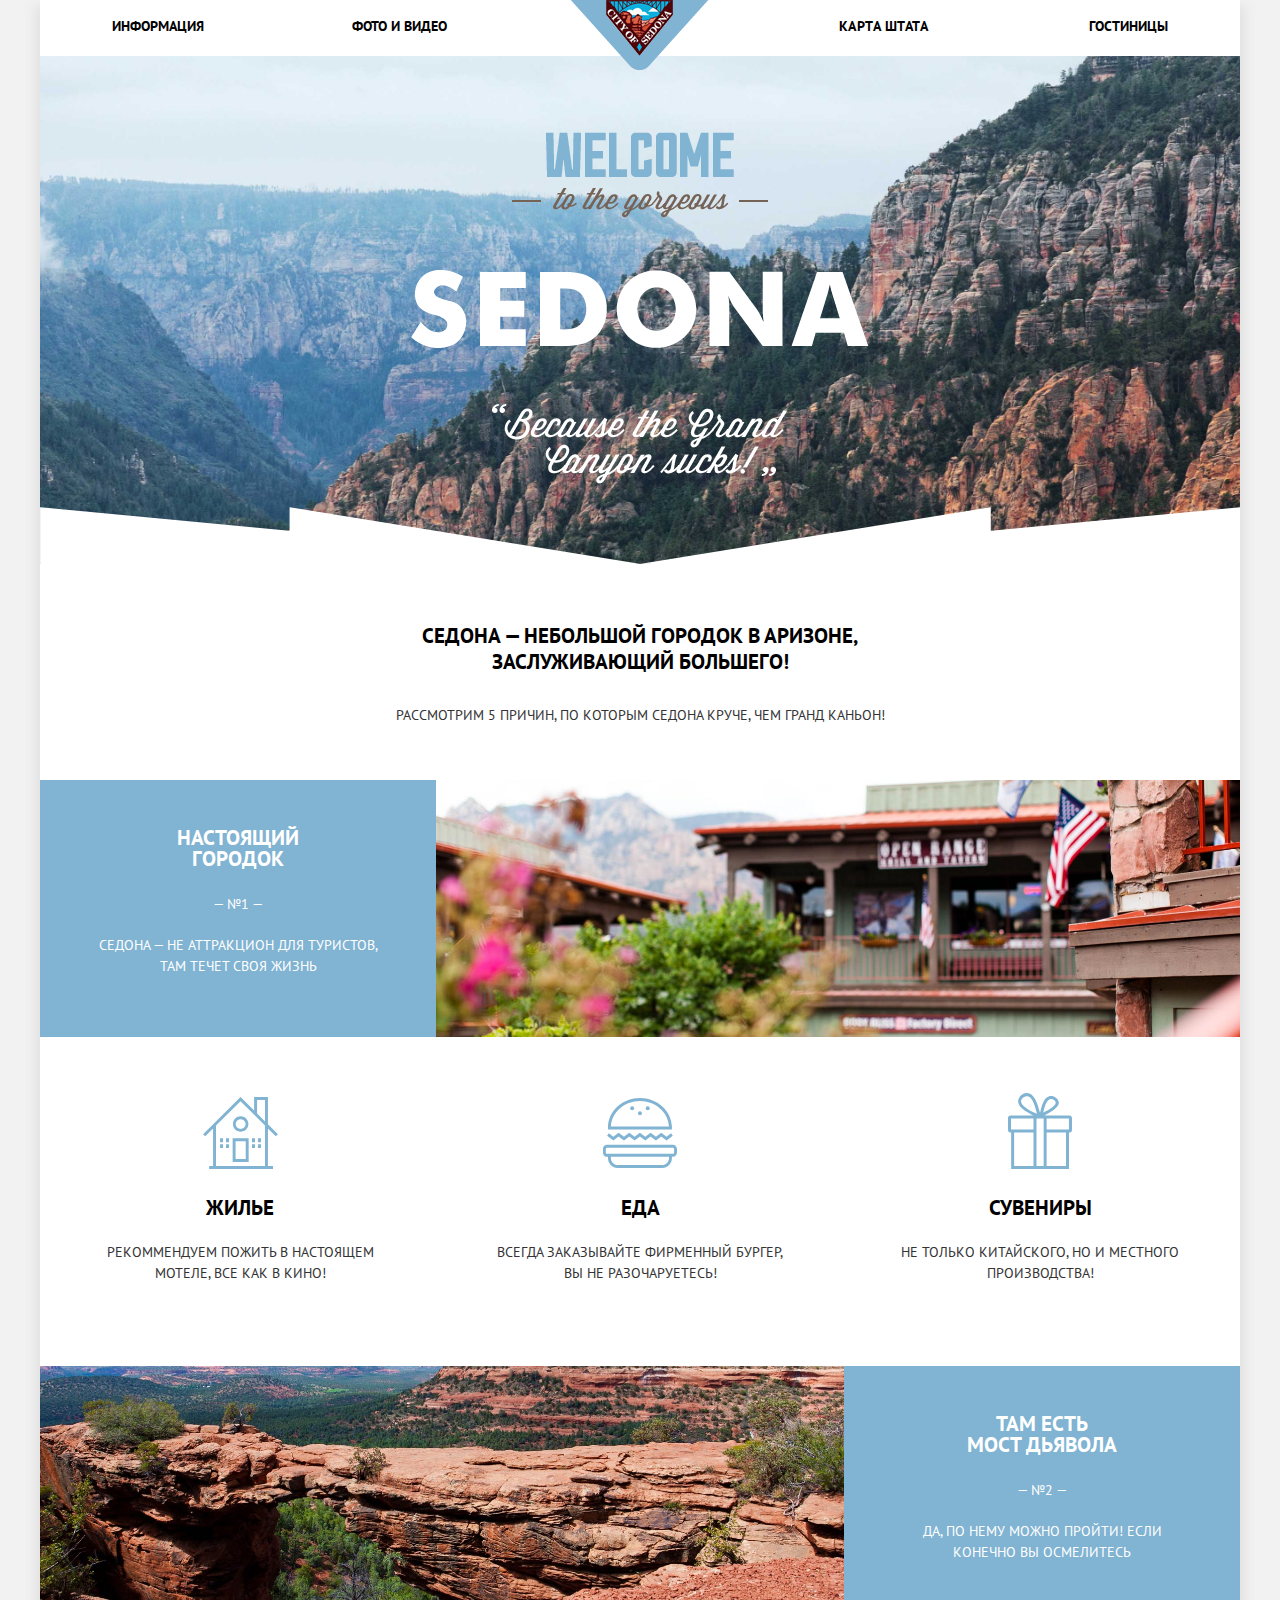
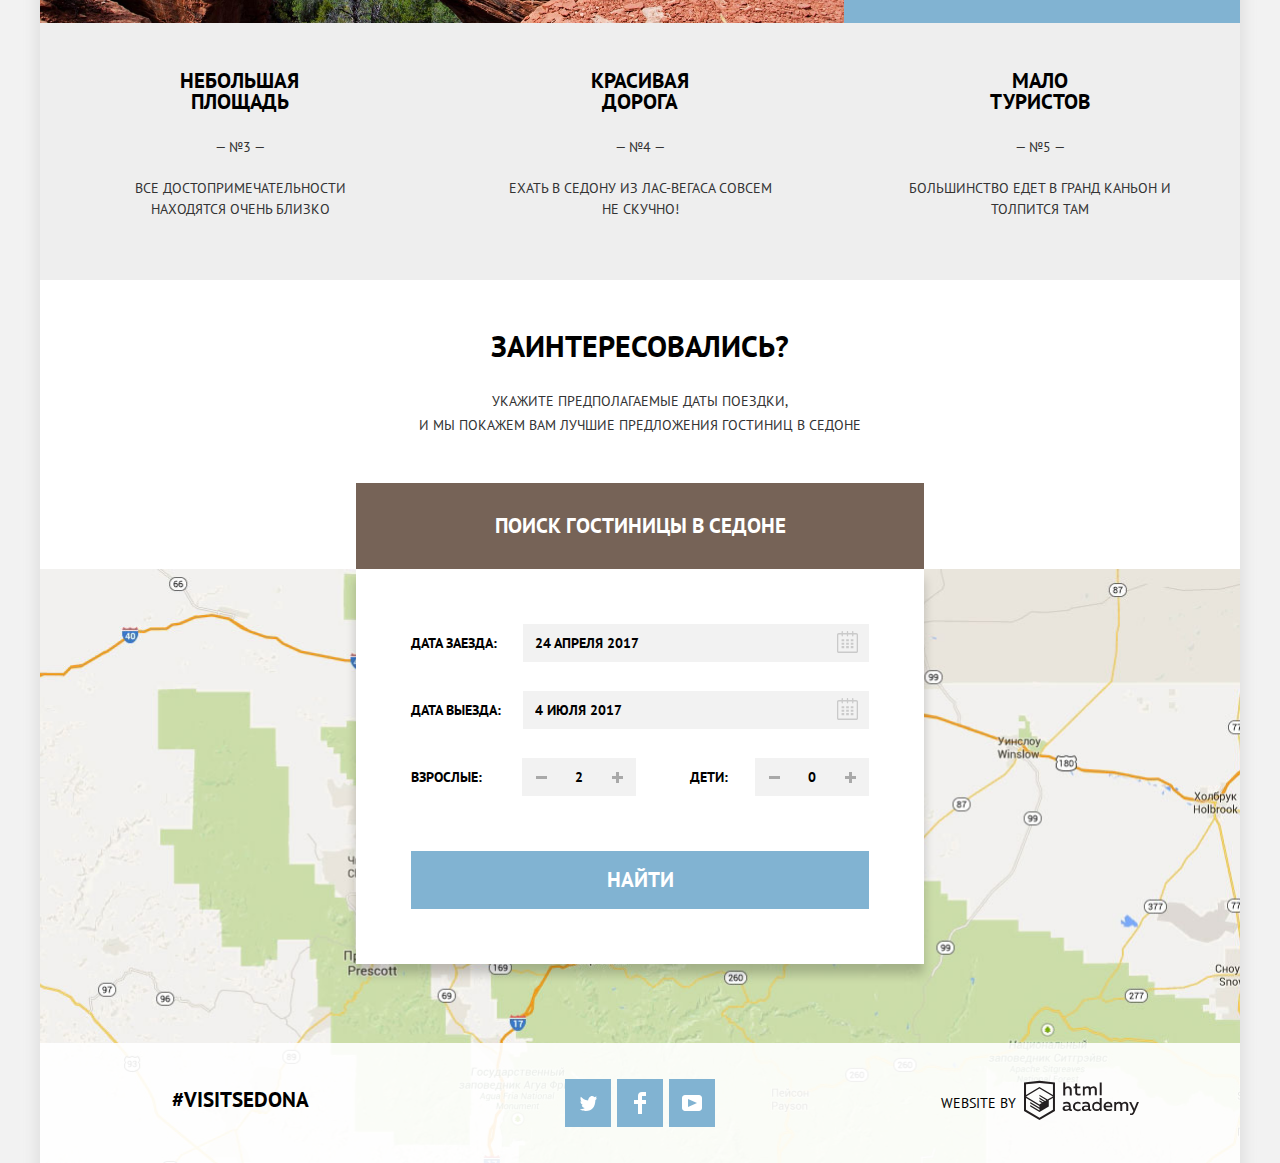
<file: index.html>
<!DOCTYPE html>
<html lang="ru">
  <head>
    <meta charset="utf-8">
    <title>Седона - Главная страница</title>
    <link href="https://fonts.googleapis.com/css?family=PT+Sans:400,700&amp;subset=cyrillic" rel="stylesheet">
    <link href="css/minimize.normalize.css" rel="stylesheet">
    <link href="css/minimize.style.css" rel="stylesheet">
  </head>

  <body>
    <div class="big-container">
      <header class="page-header">
        <nav class="navigation">
          <a class="top-logo" href="#"><img class="index-logo-picture" src="img/top-logo.png" alt="Логотип City of Sedona" width="138" height="70"></a>
          <ul class="navigation-menu">
            <li class="menu-item navigation-menu-left"><a href="#">Информация</a></li>
            <li class="menu-item navigation-menu-left"><a href="#">Фото и видео</a></li>
            <li class="menu-item navigation-menu-right"><a href="#">Карта штата</a></li>
            <li class="menu-item navigation-menu-right"><a href="hotels.html">Гостиницы</a></li>
          </ul>
        </nav>
      </header>

      <main class="container">
        <h1 class="visually-hidden">Седона</h1>
        <section class="main-banner">
          <img class="banner-sedona" src="img/intro.png" alt="Welcome to the Sedona" width="458" height="352">
          <div class="banner-shape"></div>
        </section>
        <section class="slogan">
            <h2 class="visually-hidden">Информация о городе Седона.</h2>
            <h3 class="top-slogan">Седона — небольшой городок в Аризоне, заслуживающий большего!</h3>
            <p class="text-slogan">Рассмотрим 5 причин, по которым Седона круче, чем Гранд Каньон!</p>
        </section>
        <div class="block-container">
          <ul class="reasons">
            <li class="reason reason-one">
              <h3 class="reason-title">Настоящий городок</h3>
              <p class="reason-number">— №1 —</p>
              <p class="reason-comment">Седона — не аттракцион для туристов, там течет своя жизнь</p>
            </li>
            <li class="town-photo">
              <p class="visually-hidden">Фото городка</p>
            </li>
          </ul>
          <ul class="recommendations">
            <li class="recommendation">
              <svg width="75" height="72" viewBox="0 0 75 72">
                <g fill="#81B3D2">
                  <path d="M29.656 65.033h16V41.21h-16v23.823zm2.937-20.899h10.125V62.11H32.593V44.134z"/>
                  <path d="M72.771 39.253l2.076-2.068-9.908-9.865V0H51.127v13.567L37.5 0 .152 37.185l2.077 2.068 7.832-7.795v37.618H6.124V72h63.875v-2.924H64.94V31.458l7.831 7.795zM62.002 69.076H12.999V28.534L37.5 4.149l24.502 24.385v40.542zm0-44.682l-7.938-7.902V2.924h7.938v21.47z"/>
                  <path d="M29.906 27.08c0 4.261 3.47 7.713 7.75 7.713 4.279 0 7.75-3.452 7.75-7.713 0-4.259-3.471-7.713-7.75-7.713-4.281 0-7.75 3.454-7.75 7.713zm7.75-4.945c2.744 0 4.969 2.214 4.969 4.945 0 2.732-2.225 4.948-4.969 4.948-2.746 0-4.97-2.216-4.97-4.948 0-2.731 2.225-4.945 4.97-4.945zM17.061 41.21h3v3.919h-3zM22.999 41.21h3v3.919h-3zM17.061 47.182h3v3.919h-3zM22.999 47.182h3v3.919h-3zM48.998 41.21h3v3.919h-3zM54.936 41.21h3v3.919h-3zM48.998 47.182h3v3.919h-3zM54.936 47.182h3v3.919h-3z"/>
                </g>
              </svg>
              <h3 class="recommendation-title">Жилье</h3>
              <p class="recommendation-text">Рекоммендуем пожить в настоящем мотеле, все как в кино!</p>
            </li>
            <li class="recommendation recommendation-2">
              <svg width="74" height="70" viewBox="0 0 74 70">
                <g fill="#81B3D2">
                <path d="M69.854 46.71H4.051c-2.274 0-4.135 1.94-4.135 4.313v3.504c0 2.372 1.861 4.313 4.135 4.313h.93v1.053c0 5.536 4.341 10.065 9.648 10.065h44.646c5.306 0 9.648-4.529 9.648-10.065V58.84h.93c2.274 0 4.135-1.941 4.135-4.313v-3.504c0-2.373-1.86-4.313-4.134-4.313zm-3.848 13.184c0 3.871-3.019 7.021-6.73 7.021H14.629c-3.711 0-6.731-3.15-6.731-7.021v-1.053h58.107v1.053zm5.065-5.367c0 .688-.558 1.271-1.218 1.271H4.051c-.66 0-1.217-.582-1.217-1.271v-3.504c0-.688.558-1.271 1.217-1.271h65.802c.66 0 1.218.582 1.218 1.271v3.504zM15.634 38.406l5.323 4.059 5.326-4.059 5.328 4.059 5.328-4.059 5.328 4.059 5.329-4.059 5.327 4.059 5.33-4.06 5.336 4.059 6.194-4.712-1.72-2.459-4.474 3.403-5.336-4.057-5.33 4.056-5.327-4.057-5.329 4.057-5.328-4.057-5.328 4.057-5.328-4.057-5.325 4.057-5.323-4.057-5.327 4.057-4.467-3.401-1.721 2.457 6.188 4.714zM7.978 31.544H68.855c.041-.619.069-1.241.069-1.87 0-.394-.016-.783-.032-1.173C68.227 12.657 54.186 0 36.952 0 19.719 0 5.677 12.657 5.013 28.501c-.017.39-.032.78-.032 1.173 0 .629.028 1.251.07 1.87h2.927zM36.952 3.043c15.591 0 28.35 11.316 29.021 25.458H7.931c.673-14.142 13.43-25.458 29.021-25.458z"/><ellipse cx="36.952" cy="15.26" rx="1.945" ry="2.03"/><ellipse cx="29.172" cy="10.23" rx="1.946" ry="2.03"/><ellipse cx="44.732" cy="10.23" rx="1.946" ry="2.03"/>
                </g>
              </svg>
              <h3 class="recommendation-title">Еда</h3>
              <p class="recommendation-text">Всегда заказывайте фирменный бургер, вы не разочаруетесь!</p>
            </li>
            <li class="recommendation recommendation-3">
              <svg width="64" height="76" viewBox="0 0 64 76">
                <path fill-rule="evenodd" clip-rule="evenodd" fill="#81B3D2" d="M61.097 22.501H36.312C50.125 15.602 51.229 11.25 50.72 8.816c-1.162-3.963-5.692-7.023-10.002-5.407-5.569 2.089-7.137 10.388-8.644 16.387-1.924-6.07-3.784-13.814-8.136-17.737C22.677.921 20.843-.205 18.175.031c-4.026.356-9.802 5.382-7.458 10.981 2.251 5.378 9.687 8.777 14.578 11.489H2.879A2.882 2.882 0 0 0 0 25.37v11.322a2.882 2.882 0 0 0 2.879 2.869h.274V76h57.841V39.561h.103a2.882 2.882 0 0 0 2.88-2.869V25.37a2.882 2.882 0 0 0-2.88-2.869zM42.413 5.944c2.103-.31 4.982 1.299 5.255 3.209.393 2.756-3.4 5.255-5.086 6.421-2.523 1.744-4.928 2.643-7.287 4.055.884-3.69 2.549-13.011 7.118-13.685zm-22.882 9.968c-2.225-1.485-6.544-4.431-6.44-7.771.112-3.595 5.743-6.57 8.814-3.886 3.856 3.371 5.713 11.105 7.119 16.557-3.249-1.539-6.328-2.788-9.493-4.9zm5.972 57.114H6.136V39.561h19.368v33.465zm0-36.502H3.046V25.538h22.457v10.986zm10.157 0v36.503h-7.174V25.538h7.174v10.986zm22.351 36.502H38.644V39.561h19.367v33.465zm2.92-36.502H38.644V25.538h22.287v10.986z"/>
              </svg>
              <h3 class="recommendation-title">Сувениры</h3>
              <p class="recommendation-text">Не только китайского, но и местного производства!</p>
            </li>
          </ul>
          <ul class="reasons">
            <li class="bridge-photo">
              <p class="visually-hidden">Фото моста</p>
            </li>
            <li class="reason reason-two">
              <h3 class="reason-title">Там есть Мост Дьявола</h3>
              <p class="reason-number">— №2 —</p>
              <p class="reason-comment">Да, по нему можно пройти! Если конечно вы осмелитесь</p>
            </li>
            <li class="reason reason-three">
              <h3 class="reason-title">Небольшая площадь</h3>
              <p class="reason-number">— №3 —</p>
              <p class="reason-comment">Все достопримечательности находятся очень близко</p>
            </li>
            <li class="reason reason-four">
              <h3 class="reason-title">Красивая дорога</h3>
              <p class="reason-number">— №4 —</p>
              <p class="reason-comment">Ехать в Седону из Лас-Вегаса совсем не скучно!</p>
            </li>
            <li class="reason reason-five">
              <h3 class="reason-title">Мало туристов</h3>
              <p class="reason-number">— №5 —</p>
              <p class="reason-comment">Большинство едет в Гранд Каньон и толпится там</p>
            </li>
          </ul>
        </div>
        <section class="intresting">
          <h2 class="search-title">Заинтересовались?</h2>
          <p class="search-text">Укажите предполагаемые даты поездки,<br> и мы покажем Вам лучшие предложения гостиниц в Седоне</p>
          <button class="open-search" type="button">Поиск гостиницы в Седонe</button>
        </section>
        <section class="map">
          <h2 class="visually-hidden">Карта Седоны</h2>
          <iframe src="https://www.google.com/maps/embed?pb=!1m18!1m12!1m3!1d26192.590252972896!2d-111.81264836878253!3d34.854373381080485!2m3!1f0!2f0!3f0!3m2!1i1024!2i768!4f13.1!3m3!1m2!1s0x872da132f942b00d%3A0x5548c523fa6c8efd!2z0KHQtdC00L7QvdCwLCDQkNGA0LjQt9C-0L3QsCA4NjMzNiwg0KHQqNCQ!5e0!3m2!1sru!2sru!4v1512123518254" style="border:0" allowfullscreen></iframe>
          <section class="search">
            <form class="search-form" action="#" method="post">
              <p class="search-item search-date">
                <label for="arrival-id">Дата заезда:</label>
                <input class="search-input date-input" id="arrival-id" type="text" name="arrival-date" value="24 апреля 2017" placeholder="Укажите дату">
                <button class="calendar" type="button">
                  <svg width="21" height="22" viewBox="0 0 21 22">
                    <path d="M19.251 2.025h-2.845V.648c0-.381-.294-.689-.656-.689-.363 0-.656.308-.656.689v1.377h-3.938V.648c0-.381-.294-.689-.655-.689-.363 0-.657.308-.657.689v1.377H5.906V.648c0-.381-.294-.689-.656-.689-.363 0-.657.308-.657.689v1.377H1.75C.784 2.025 0 2.847 0 3.862v16.302C0 21.179.784 22 1.75 22h17.501c.966 0 1.749-.821 1.749-1.836V3.862c0-1.015-.783-1.837-1.749-1.837zm.437 18.139a.448.448 0 0 1-.437.459H1.75a.45.45 0 0 1-.438-.459V3.862a.45.45 0 0 1 .438-.459h2.844v1.378c0 .381.294.689.657.689.362 0 .656-.308.656-.689V3.403h3.938v1.378c0 .381.294.689.657.689.361 0 .655-.308.655-.689V3.403h3.938v1.378c0 .381.293.689.656.689.362 0 .656-.308.656-.689V3.403h2.845c.241 0 .437.206.437.459v16.302z"/>
                    <path d="M4.594 8.225h2.625v2.066H4.594zM4.594 11.668h2.625v2.067H4.594zM4.594 15.112h2.625v2.066H4.594zM9.188 15.112h2.625v2.066H9.188zM9.188 11.668h2.625v2.067H9.188zM9.188 8.225h2.625v2.066H9.188zM13.781 15.112h2.625v2.066h-2.625zM13.781 11.668h2.625v2.067h-2.625zM13.781 8.225h2.625v2.066h-2.625z"/>
                  </svg>
                </button>
              </p>
              <p class="search-item search-date">
                <label for="departure-id">Дата выезда:</label>
                <input class="search-input date-input" id="departure-id" type="text" name="departure-date" value="4 июля 2017" placeholder="Укажите дату">
                <button class="calendar" type="button">
                  <svg width="21" height="22" viewBox="0 0 21 22">
                    <path d="M19.251 2.025h-2.845V.648c0-.381-.294-.689-.656-.689-.363 0-.656.308-.656.689v1.377h-3.938V.648c0-.381-.294-.689-.655-.689-.363 0-.657.308-.657.689v1.377H5.906V.648c0-.381-.294-.689-.656-.689-.363 0-.657.308-.657.689v1.377H1.75C.784 2.025 0 2.847 0 3.862v16.302C0 21.179.784 22 1.75 22h17.501c.966 0 1.749-.821 1.749-1.836V3.862c0-1.015-.783-1.837-1.749-1.837zm.437 18.139a.448.448 0 0 1-.437.459H1.75a.45.45 0 0 1-.438-.459V3.862a.45.45 0 0 1 .438-.459h2.844v1.378c0 .381.294.689.657.689.362 0 .656-.308.656-.689V3.403h3.938v1.378c0 .381.294.689.657.689.361 0 .655-.308.655-.689V3.403h3.938v1.378c0 .381.293.689.656.689.362 0 .656-.308.656-.689V3.403h2.845c.241 0 .437.206.437.459v16.302z"/>
                    <path d="M4.594 8.225h2.625v2.066H4.594zM4.594 11.668h2.625v2.067H4.594zM4.594 15.112h2.625v2.066H4.594zM9.188 15.112h2.625v2.066H9.188zM9.188 11.668h2.625v2.067H9.188zM9.188 8.225h2.625v2.066H9.188zM13.781 15.112h2.625v2.066h-2.625zM13.781 11.668h2.625v2.067h-2.625zM13.781 8.225h2.625v2.066h-2.625z"/>
                  </svg>
                </button>
              </p>
              <div class="combining-row">
                <p class="search-item item-adult">
                  <label for="adult-id">Взрослые:</label>
                  <button type="button" class="button-minus">
                    <svg class="minus" width="11" height="3" x="0" y="4">
                      <rect width="11" height="3" fill="#a9a9a9"/>
                    </svg>
                  </button>
                  <input class="search-input guests-number" id="adult-id" type="text" name="adult-number" value="2" placeholder="0">
                  <button type="button" class="button-plus">
                    <svg class="plus" width="11" height="11">
                      <rect width="11" height="3" fill="#a9a9a9" x="0" y="4"/>
                      <rect width="3" height="11" fill="#a9a9a9" x="4" y="0"/>
                    </svg>
                  </button>
                </p>
                <p class="search-item item-children">
                  <label for="children-id">Дети:</label>
                  <button type="button" class="button-minus">
                    <svg class="minus" width="11" height="3" x="0" y="4">
                      <rect width="11" height="3" fill="#a9a9a9"/>
                    </svg>
                  </button>
                  <input class="search-input guests-number" id="children-id" type="text" name="children-number" value="0" placeholder="0">
                  <button type="button" class="button-plus">
                    <svg class="plus" width="11" height="11">
                      <rect width="11" height="3" fill="#a9a9a9" x="0" y="4"/>
                      <rect width="3" height="11" fill="#a9a9a9" x="4" y="0"/>
                    </svg>
                  </button>
                </p>
              </div>
              <a class="search-button" href="#">Найти</a>
            </form>
          </section>
        </section>
      </main>

      <footer class="page-footer index-footer">
        <div class="hashtag-block">
          <a class="hashtag" href="#">#visitsedona</a>
        </div>
        <ul class="footer-social">
          <li>
            <a class="social-button" href="#">
              <p class="visually-hidden">twitter</p>
              <svg width="17" height="15" viewBox="0 0 17 15">
                <path fill="#FFF" d="M10.95.144c1.685-.496 2.984.27 3.577 1.179.673-.231 1.331-.481 2.011-.708a2.345 2.345 0 0 1-.857 1.768c.685.17 1.304-.491 1.304-.491-.169 1-1.006 1.788-1.563 2.024-.231 6.75-3.175 11.217-10.077 11.082h-.446c-.41 0-4.164-.46-4.898-1.887 2.271.196 3.893-.422 4.693-1.177-.96-.3-2.679-.477-2.979-2.95.349.106.564.228 1.19.119C1.705 8.247.374 7.53.448 5.33c.285.328 1.067.536 1.34.472C1.085 5.561-.182 2.442.894.85c1.818 1.854 3.735 3.606 7.152 3.773C8.254 2.33 9.183.793 10.95.144z"/>
              </svg>
            </a>
          </li>
          <li>
            <a class="social-button" href="#">
              <p class="visually-hidden">facebook</p>
              <svg width="12" height="22" viewBox="0 0 12 22">
                <path fill="#FFF" d="M12 4V0H8a4 4 0 0 0-4 4v4H0v4h4v10h4V12h4V8H8V4h4z"/>
              </svg>
            </a>
          </li>
          <li>
            <a class="social-button" href="#">
              <p class="visually-hidden">youtube</p>
              <svg width="20" height="16" viewBox="0 0 20 16">
                <path fill="#FFF" d="M17 0H3C1.35 0 0 1.35 0 3v10c0 1.65 1.35 3 3 3h14c1.65 0 3-1.35 3-3V3c0-1.65-1.35-3-3-3zM6.027 11.998V4.002L15.014 8l-8.987 3.998z"/>
              </svg>
            </a>
          </li>
        </ul>
        <div class="footer-copyright">
            <p class="copyright-text">Website by</p>
            <a class="copyright-link" href="https://htmlacademy.ru/intensive/htmlcss">
              <p class="visually-hidden">Сайт HTML academy</p>
              <svg id="Layer_1" data-name="Layer 1" width="115" height="41" viewBox="0 0 108.08 36.85">
                <title>logo-htmlacademy-small1</title>
                <path d="M44.61,26.88a2,2,0,0,0,.55-0.1v1.33a3.25,3.25,0,0,1-1.18.21,1.67,1.67,0,0,1-1.67-1,4.84,4.84,0,0,1-3.14,1.08c-1.51,0-2.91-.83-2.91-2.55,0-2.13,2-2.79,3.71-2.79a11.08,11.08,0,0,1,2.17.25v-0.3c0-1-.76-1.77-2.19-1.77a7.42,7.42,0,0,0-3,.64v-1.7a10.21,10.21,0,0,1,3.19-.55c2.36,0,3.81,1.12,3.81,3.65v3a0.54,0.54,0,0,0,.49.59h0.17Zm-6.44-1.13A1.35,1.35,0,0,0,39.63,27h0.11a3.39,3.39,0,0,0,2.41-1V24.58a9.72,9.72,0,0,0-1.81-.21c-1,0-2.16.33-2.16,1.38h0Zm12.36-6.11a5,5,0,0,1,2.57.64V22a4.08,4.08,0,0,0-2.3-.7,2.75,2.75,0,1,0,0,5.49,5,5,0,0,0,2.43-.64v1.71a6.27,6.27,0,0,1-2.76.57A4.21,4.21,0,0,1,46,24.51q0-.21,0-0.41a4.32,4.32,0,0,1,4.18-4.46h0.38Zm12.17,7.24a2,2,0,0,0,.55-0.1v1.33a3.25,3.25,0,0,1-1.18.21,1.67,1.67,0,0,1-1.67-1,4.84,4.84,0,0,1-3.14,1.08c-1.51,0-2.91-.83-2.91-2.55,0-2.13,2-2.79,3.71-2.79a11.08,11.08,0,0,1,2.17.25v-0.3c0-1-.76-1.77-2.19-1.77a7.42,7.42,0,0,0-3,.64v-1.7a10.21,10.21,0,0,1,3.19-.55c2.36,0,3.81,1.12,3.81,3.65v3a0.54,0.54,0,0,0,.49.59h0.17Zm-6.44-1.13A1.35,1.35,0,0,0,57.73,27h0.11a3.39,3.39,0,0,0,2.41-1V24.58a9.72,9.72,0,0,0-1.81-.21c-1.06,0-2.16.33-2.16,1.38h0ZM73,16V28.2H71.35V26.88a3.88,3.88,0,0,1-3.19,1.54,4.4,4.4,0,0,1,0-8.78,3.81,3.81,0,0,1,3,1.3V16H73Zm-4.53,5.22a2.76,2.76,0,1,0,0,5.52A2.86,2.86,0,0,0,71.15,25V23A2.91,2.91,0,0,0,68.49,21.27ZM79,19.64c3.31,0,4.46,2.68,3.92,5.09H76.7c0.21,1.5,1.67,2.11,3.19,2.11a6.11,6.11,0,0,0,2.64-.59v1.6a7.14,7.14,0,0,1-3,.57C77,28.42,74.78,27,74.78,24a4.18,4.18,0,0,1,4-4.39H79Zm0.09,1.54a2.28,2.28,0,0,0-2.44,2.1v0.06H81.3A2,2,0,0,0,79.13,21.18Zm5.73,7V19.87h1.65v1a3.81,3.81,0,0,1,2.78-1.27A2.86,2.86,0,0,1,91.89,21a4.12,4.12,0,0,1,2.91-1.33A3.06,3.06,0,0,1,98,23V28.2h-1.9V23.05a1.59,1.59,0,0,0-1.42-1.75H94.42a2.8,2.8,0,0,0-2.07,1.12V28.2h-1.9V23.05A1.59,1.59,0,0,0,89,21.31H88.8a3,3,0,0,0-2.21,1.29v5.63H84.86Zm21.31-8.33h1.9l-3.91,9.46c-0.9,2.17-2.09,2.86-3.35,2.86a4.76,4.76,0,0,1-1.1-.14V30.46a2.86,2.86,0,0,0,.85.12c0.9,0,1.58-.64,2.07-1.9l0.17-.42-4-8.4h2l2.86,6.29ZM38.73,1.46V6.22a3.81,3.81,0,0,1,2.7-1.14,3.25,3.25,0,0,1,3.44,3.4v5.15H43V8.72a1.81,1.81,0,0,0-1.61-2h-0.3a2.93,2.93,0,0,0-2.32,1.39v5.52h-1.9V1.46h1.9ZM49.94,2.31v3h3V6.91h-3v3.81c0,1.1.5,1.46,1.58,1.46a4.49,4.49,0,0,0,1.69-.33v1.6A6.8,6.8,0,0,1,51,13.8a2.55,2.55,0,0,1-2.86-2.74V6.89H46.58V5.26h1.5V2.74Zm5.4,11.31V5.28H57v1A3.81,3.81,0,0,1,59.77,5a2.86,2.86,0,0,1,2.6,1.33A4.12,4.12,0,0,1,65.28,5,3.06,3.06,0,0,1,68.44,8.4v5.21h-1.9V8.46a1.59,1.59,0,0,0-1.42-1.75H64.89a2.8,2.8,0,0,0-2.07,1.12v5.78h-1.9V8.46A1.59,1.59,0,0,0,59.5,6.71H59.27A3,3,0,0,0,57.06,8v5.63H55.34ZM71.17,1.45H73V13.6H71.17V1.45ZM14.71,0H14.55L0,1.54V28.21l14.55,8.66,14.55-8.66V1.54Zm12.5,27.1L14.55,34.64,1.9,27.12V16.18l12.59,7.5V25L5.86,19.9v1.31l8.68,5.21v1.39L5.87,22.65V24l8.68,5.21,8.75-5.24V18.31L27.2,16V27.12Zm0-12.53-3.48,2-1.6,1L14.51,13v1.31L21,18.23H21l-0.14.09-1,.54-5.37-3.2V17l4.24,2.52-1,.67-3.2-1.9v1.31l2.1,1.24L14.5,22.1,2,14.65,14.51,7.11Zm0-1.32L14.49,5.76,1.91,13.25v-10L14.56,1.92,27.21,3.25v10h0Z" transform="translate(0 -0.02)" fill="#231f20"/>
              </svg>
            </a>
        </div>
      </footer>

    </div>
    <script src="js/minimize.popup.js"></script>
  </body>
</html>
</file>
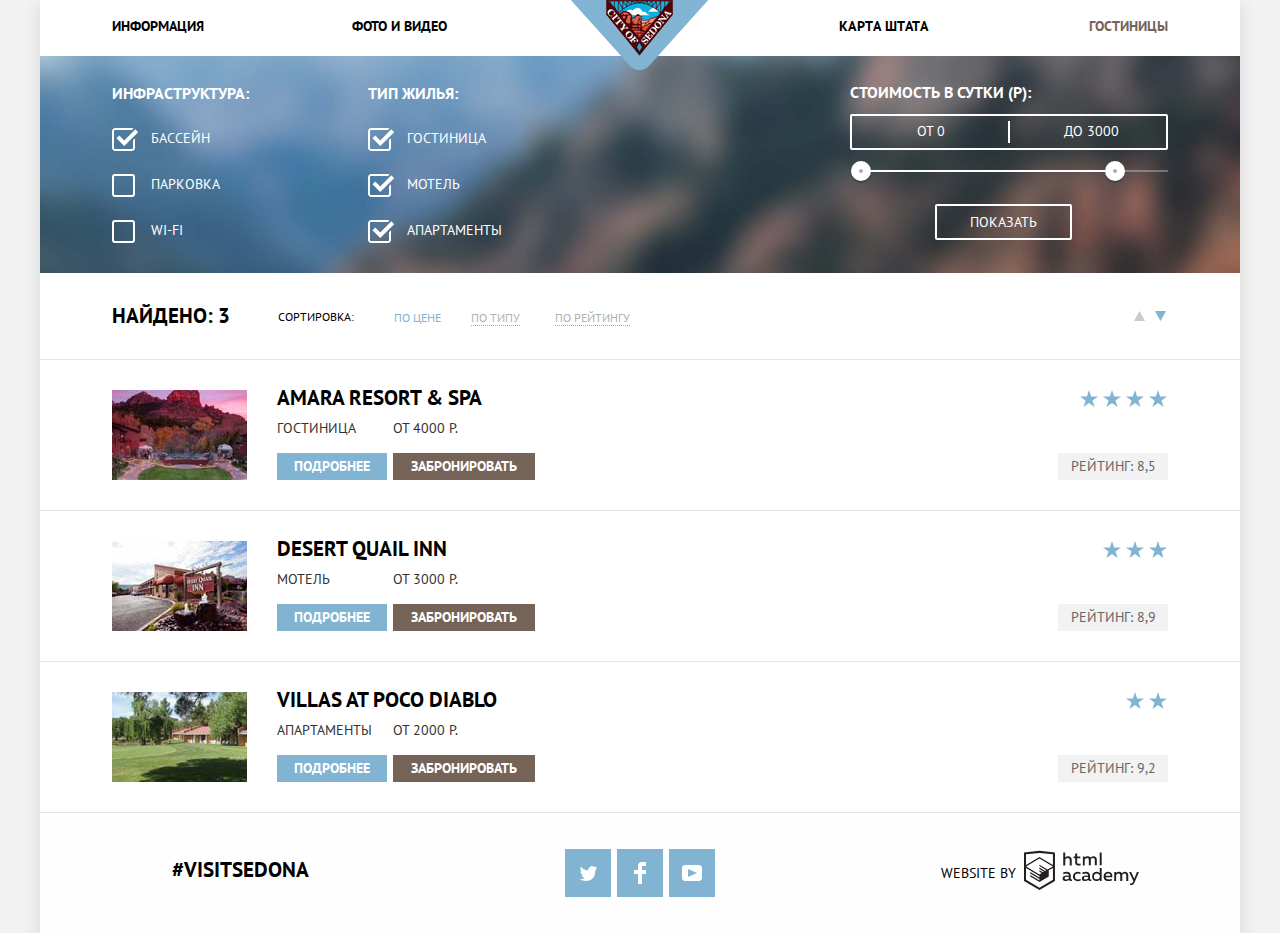
<file: hotels.html>
<!DOCTYPE html>
<html lang="ru">
  <head>
    <meta charset="utf-8">
    <title>Седона - Гостиницы</title>
    <link href="https://fonts.googleapis.com/css?family=PT+Sans:400,700&amp;subset=cyrillic" rel="stylesheet">
    <link href="css/minimize.normalize.css" rel="stylesheet">
    <link href="css/minimize.style.css" rel="stylesheet">
  </head>
  <body class="hotels-page">

    <div class="big-container">
      <header class="page-header">
        <nav class="navigation">
          <a class="top-logo" href="index.html"><img class="index-logo-picture" src="img/top-logo.png" alt="Логотип City of Sedona" width="138" height="70"></a>
          <ul class="navigation-menu">
            <li class="menu-item navigation-menu-left"><a href="#">Информация</a></li>
            <li class="menu-item navigation-menu-left"><a href="#">Фото и видео</a></li>
            <li class="menu-item navigation-menu-right"><a href="#">Карта штата</a></li>
            <li class="menu-item navigation-menu-right current-item"><a href="hotels.html">Гостиницы</a></li>
          </ul>
        </nav>
      </header>

      <main class="container">
        <h1 class="visually-hidden">Гостиницы в Седоне</h1>
        <section class="filter">
          <h2 class="visually-hidden">Фильтр гостиниц</h2>
          <form class="filter-form" action="#" method="post">
            <div class="left-columns">
              <div class="infrastructure">
                <h3 class="filter-title">Инфраструктура:</h3>
                <ul class="filter-list">
                  <li class="check-item">
                    <input class="checkbox" type="checkbox" name="pool-checkbox" id="pool-id" checked>
                    <label class="checkbox-label" for="pool-id">Бассейн</label>
                  </li>
                  <li class="check-item">
                    <input class="checkbox" type="checkbox" name="parking-checkbox" id="parking-id">
                    <label class="checkbox-label" for="parking-id">Парковка</label>
                  </li>
                  <li class="check-item">
                    <input class="checkbox" type="checkbox" name="wifi-checkbox" id="wifi-id">
                    <label class="checkbox-label" for="wifi-id">Wi-Fi</label>
                  </li>
                </ul>
              </div>
              <div class="type-list">
                <h3 class="filter-title">Тип жилья:</h3>
                <ul class="filter-list">
                  <li class="check-item">
                    <input class="checkbox" type="checkbox" name="hotel-checkbox" id="hotel-id" checked>
                    <label class="checkbox-label" for="hotel-id">Гостиница</label>
                  </li>
                  <li class="check-item">
                    <input class="checkbox" type="checkbox" name="motel-checkbox" id="motel-id" checked>
                    <label class="checkbox-label" for="motel-id">Мотель</label>
                  </li>
                  <li class="check-item">
                    <input class="checkbox" type="checkbox" name="apartments-checkbox" id="apartments-id" checked>
                    <label class="checkbox-label" for="apartments-id">Апартаменты</label>
                  </li>
                </ul>
              </div>
            </div>
            <div class="filter-range">
              <h3 class="filter-range-title">Стоимость в сутки (Р):</h3>
              <div class="price-controls">
                <label class="min-price">от <input type="text" name="min-price" value="0"></label>
                <label class="max-price">до <input type="text" name="max-price" value="3000"></label>
              </div>
              <div class="range-controls">
                <div class="scale">
                  <div class="bar"></div>
                </div>
                <div class="range-toggle range-toggle-min"></div>
                <div class="range-toggle range-toggle-max"></div>
              </div>
              <button class="btn-transparent" type="submit">Показать</button>
            </div>
          </form>
        </section>
        <section class="sorting">
          <div class="sorting-container">
            <p class="result">Найдено: 3</p>
            <p class="sorting-title">Сортировка:</p>
            <ul class="sorting-options">

              <li class="sorting-kind"><a class="sorting-type selected-sorting" href="#">По цене</a></li>
              <li class="sorting-kind"><a class="sorting-type" href="#">По типу</a></li>
              <li class="sorting-kind"><a class="sorting-type" href="#">По рейтингу</a></li>
            </ul>
          </div>
          <ul class="sorting-direction">
            <li>
              <a class="sorting-arrow" href="#">
                <svg width="11" height="10" viewBox="0 0 11 10">
                  <path fill="#cacaca" d="M5.5 0L0 10h11z"/>
                </svg>
              </a>
            </li>
            <li>
              <a class="sorting-arrow selected-sorting" href="#">
                <svg width="11" height="10" viewBox="0 0 11 10">
                  <path fill="#cacaca" d="M5.5 10L0 0h11"/>
                </svg>
              </a>
            </li>
          </ul>
        </section>
        <section class="hotels">
          <h2 class="visually-hidden">Список гостиниц</h2>
          <ul class="hotels-list">
            <li class="hotel-info amara">
              <div class="hotel-block">
                <img class="hotel-photo" src="img/amara.jpg" alt="Фото гостиницы" width="135" height="90">
                <div class="info-block">
                  <h3 class="hotel-name"><a href="#">Amara Resort & Spa</a></h3>
                  <div class="info-columns">
                    <p class="type-about">
                      <span class="hotel-type">Гостиница</span>
                      <a class="button about" href="#">Подробнее</a>
                    </p>
                    <p class="price-book">
                      <span class="hotel-price">От 4000 р.</span>
                      <a class="button book" href="#">Забронировать</a>
                    </p>
                  </div>
                </div>
                <div class="rating-block">
                  <p class="rating">
                    <span class="rating-stars">
                      <svg class="star" width="18" height="17" viewBox="0 0 18 17">
                        <path fill="#81b3d2" d="M9.002 0l2.126 6.494h6.877l-5.564 4.012L14.566 17l-5.564-4.013L3.438 17l2.126-6.494L0 6.494h6.878z"/>
                      </svg>
                      <svg class="star" width="18" height="17" viewBox="0 0 18 17">
                        <path fill="#81b3d2" d="M9.002 0l2.126 6.494h6.877l-5.564 4.012L14.566 17l-5.564-4.013L3.438 17l2.126-6.494L0 6.494h6.878z"/>
                      </svg>
                      <svg class="star" width="18" height="17" viewBox="0 0 18 17">
                        <path fill="#81b3d2" d="M9.002 0l2.126 6.494h6.877l-5.564 4.012L14.566 17l-5.564-4.013L3.438 17l2.126-6.494L0 6.494h6.878z"/>
                      </svg>
                      <svg class="star" width="18" height="17" viewBox="0 0 18 17">
                        <path fill="#81b3d2" d="M9.002 0l2.126 6.494h6.877l-5.564 4.012L14.566 17l-5.564-4.013L3.438 17l2.126-6.494L0 6.494h6.878z"/>
                      </svg>
                    </span>
                    <span class="rating-value">Рейтинг: 8,5</span>
                  </p>
                </div>
              </div>
            </li>
            <li class="hotel-info desert-quail">
              <div class="hotel-block">
                <img class="hotel-photo" src="img/desert-quail.jpg" alt="Фото гостиницы" width="135" height="90">
                <div class="info-block">
                  <h3 class="hotel-name"><a href="#">Desert Quail Inn</a></h3>
                  <div class="info-columns">
                    <p class="type-about">
                      <span class="hotel-type">Мотель</span>
                      <a class="button about" href="#">Подробнее</a>
                    </p>
                    <p class="price-book">
                      <span class="hotel-price">От 3000 р.</span>
                      <a class="button book" href="#">Забронировать</a>
                    </p>
                  </div>
                </div>
                <div class="rating-block">
                  <p class="rating">
                    <span class="rating-stars">
                      <svg class="star" width="18" height="17" viewBox="0 0 18 17">
                        <path fill="#81b3d2" d="M9.002 0l2.126 6.494h6.877l-5.564 4.012L14.566 17l-5.564-4.013L3.438 17l2.126-6.494L0 6.494h6.878z"/>
                      </svg>
                      <svg class="star" width="18" height="17" viewBox="0 0 18 17">
                        <path fill="#81b3d2" d="M9.002 0l2.126 6.494h6.877l-5.564 4.012L14.566 17l-5.564-4.013L3.438 17l2.126-6.494L0 6.494h6.878z"/>
                      </svg>
                      <svg class="star" width="18" height="17" viewBox="0 0 18 17">
                        <path fill="#81b3d2" d="M9.002 0l2.126 6.494h6.877l-5.564 4.012L14.566 17l-5.564-4.013L3.438 17l2.126-6.494L0 6.494h6.878z"/>
                      </svg>
                    </span>
                    <span class="rating-value">Рейтинг: 8,9</span>
                  </p>
                </div>
              </div>
            </li>
            <li class="hotel-info poco-diablo">
              <div class="hotel-block">
                <img class="hotel-photo" src="img/poco-diablo.jpg" alt="Фото гостиницы" width="135" height="90">
                <div class="info-block">
                  <h3 class="hotel-name"><a href="#">Villas At Poco Diablo</a></h3>
                  <div class="info-columns">
                    <p class="type-about">
                      <span class="hotel-type">Апартаменты</span>
                      <a class="button about" href="#">Подробнее</a>
                    </p>
                    <p class="price-book">
                      <span class="hotel-price">От 2000 р.</span>
                      <a class="button book" href="#">Забронировать</a>
                    </p>
                  </div>
                </div>
                <div class="rating-block">
                  <p class="rating">
                    <span class="rating-stars">
                      <svg class="star" width="18" height="17" viewBox="0 0 18 17">
                        <path fill="#81b3d2" d="M9.002 0l2.126 6.494h6.877l-5.564 4.012L14.566 17l-5.564-4.013L3.438 17l2.126-6.494L0 6.494h6.878z"/>
                      </svg>
                      <svg class="star" width="18" height="17" viewBox="0 0 18 17">
                        <path fill="#81b3d2" d="M9.002 0l2.126 6.494h6.877l-5.564 4.012L14.566 17l-5.564-4.013L3.438 17l2.126-6.494L0 6.494h6.878z"/>
                      </svg>
                    </span>
                    <span class="rating-value">Рейтинг: 9,2</span>
                  </p>
                </div>
              </div>
            </li>
          </ul>
        </section>
      </main>

      <footer class="page-footer">
        <div class="hashtag-block">
          <a class="hashtag" href="#">#visitsedona</a>
        </div>
        <ul class="footer-social">
          <li>
            <a class="social-button" href="#">
              <p class="visually-hidden">twitter</p>
              <svg width="17" height="15" viewBox="0 0 17 15">
                <path fill="#FFF" d="M10.95.144c1.685-.496 2.984.27 3.577 1.179.673-.231 1.331-.481 2.011-.708a2.345 2.345 0 0 1-.857 1.768c.685.17 1.304-.491 1.304-.491-.169 1-1.006 1.788-1.563 2.024-.231 6.75-3.175 11.217-10.077 11.082h-.446c-.41 0-4.164-.46-4.898-1.887 2.271.196 3.893-.422 4.693-1.177-.96-.3-2.679-.477-2.979-2.95.349.106.564.228 1.19.119C1.705 8.247.374 7.53.448 5.33c.285.328 1.067.536 1.34.472C1.085 5.561-.182 2.442.894.85c1.818 1.854 3.735 3.606 7.152 3.773C8.254 2.33 9.183.793 10.95.144z"/>
              </svg>
            </a>
          </li>
          <li>
            <a class="social-button" href="#">
              <p class="visually-hidden">facebook</p>
              <svg width="12" height="22" viewBox="0 0 12 22">
                <path fill="#FFF" d="M12 4V0H8a4 4 0 0 0-4 4v4H0v4h4v10h4V12h4V8H8V4h4z"/>
              </svg>
            </a>
          </li>
          <li>
            <a class="social-button" href="#">
              <p class="visually-hidden">youtube</p>
              <svg width="20" height="16" viewBox="0 0 20 16">
                <path fill="#FFF" d="M17 0H3C1.35 0 0 1.35 0 3v10c0 1.65 1.35 3 3 3h14c1.65 0 3-1.35 3-3V3c0-1.65-1.35-3-3-3zM6.027 11.998V4.002L15.014 8l-8.987 3.998z"/>
              </svg>
            </a>
          </li>
        </ul>
        <div class="footer-copyright">
            <p class="copyright-text">Website by</p>
            <a class="copyright-link" href="https://htmlacademy.ru/intensive/htmlcss">
              <p class="visually-hidden">Сайт HTML academy</p>
              <svg id="Layer_1" data-name="Layer 1" width="115" height="41" viewBox="0 0 108.08 36.85">
                <title>logo-htmlacademy-small1</title>
                <path d="M44.61,26.88a2,2,0,0,0,.55-0.1v1.33a3.25,3.25,0,0,1-1.18.21,1.67,1.67,0,0,1-1.67-1,4.84,4.84,0,0,1-3.14,1.08c-1.51,0-2.91-.83-2.91-2.55,0-2.13,2-2.79,3.71-2.79a11.08,11.08,0,0,1,2.17.25v-0.3c0-1-.76-1.77-2.19-1.77a7.42,7.42,0,0,0-3,.64v-1.7a10.21,10.21,0,0,1,3.19-.55c2.36,0,3.81,1.12,3.81,3.65v3a0.54,0.54,0,0,0,.49.59h0.17Zm-6.44-1.13A1.35,1.35,0,0,0,39.63,27h0.11a3.39,3.39,0,0,0,2.41-1V24.58a9.72,9.72,0,0,0-1.81-.21c-1,0-2.16.33-2.16,1.38h0Zm12.36-6.11a5,5,0,0,1,2.57.64V22a4.08,4.08,0,0,0-2.3-.7,2.75,2.75,0,1,0,0,5.49,5,5,0,0,0,2.43-.64v1.71a6.27,6.27,0,0,1-2.76.57A4.21,4.21,0,0,1,46,24.51q0-.21,0-0.41a4.32,4.32,0,0,1,4.18-4.46h0.38Zm12.17,7.24a2,2,0,0,0,.55-0.1v1.33a3.25,3.25,0,0,1-1.18.21,1.67,1.67,0,0,1-1.67-1,4.84,4.84,0,0,1-3.14,1.08c-1.51,0-2.91-.83-2.91-2.55,0-2.13,2-2.79,3.71-2.79a11.08,11.08,0,0,1,2.17.25v-0.3c0-1-.76-1.77-2.19-1.77a7.42,7.42,0,0,0-3,.64v-1.7a10.21,10.21,0,0,1,3.19-.55c2.36,0,3.81,1.12,3.81,3.65v3a0.54,0.54,0,0,0,.49.59h0.17Zm-6.44-1.13A1.35,1.35,0,0,0,57.73,27h0.11a3.39,3.39,0,0,0,2.41-1V24.58a9.72,9.72,0,0,0-1.81-.21c-1.06,0-2.16.33-2.16,1.38h0ZM73,16V28.2H71.35V26.88a3.88,3.88,0,0,1-3.19,1.54,4.4,4.4,0,0,1,0-8.78,3.81,3.81,0,0,1,3,1.3V16H73Zm-4.53,5.22a2.76,2.76,0,1,0,0,5.52A2.86,2.86,0,0,0,71.15,25V23A2.91,2.91,0,0,0,68.49,21.27ZM79,19.64c3.31,0,4.46,2.68,3.92,5.09H76.7c0.21,1.5,1.67,2.11,3.19,2.11a6.11,6.11,0,0,0,2.64-.59v1.6a7.14,7.14,0,0,1-3,.57C77,28.42,74.78,27,74.78,24a4.18,4.18,0,0,1,4-4.39H79Zm0.09,1.54a2.28,2.28,0,0,0-2.44,2.1v0.06H81.3A2,2,0,0,0,79.13,21.18Zm5.73,7V19.87h1.65v1a3.81,3.81,0,0,1,2.78-1.27A2.86,2.86,0,0,1,91.89,21a4.12,4.12,0,0,1,2.91-1.33A3.06,3.06,0,0,1,98,23V28.2h-1.9V23.05a1.59,1.59,0,0,0-1.42-1.75H94.42a2.8,2.8,0,0,0-2.07,1.12V28.2h-1.9V23.05A1.59,1.59,0,0,0,89,21.31H88.8a3,3,0,0,0-2.21,1.29v5.63H84.86Zm21.31-8.33h1.9l-3.91,9.46c-0.9,2.17-2.09,2.86-3.35,2.86a4.76,4.76,0,0,1-1.1-.14V30.46a2.86,2.86,0,0,0,.85.12c0.9,0,1.58-.64,2.07-1.9l0.17-.42-4-8.4h2l2.86,6.29ZM38.73,1.46V6.22a3.81,3.81,0,0,1,2.7-1.14,3.25,3.25,0,0,1,3.44,3.4v5.15H43V8.72a1.81,1.81,0,0,0-1.61-2h-0.3a2.93,2.93,0,0,0-2.32,1.39v5.52h-1.9V1.46h1.9ZM49.94,2.31v3h3V6.91h-3v3.81c0,1.1.5,1.46,1.58,1.46a4.49,4.49,0,0,0,1.69-.33v1.6A6.8,6.8,0,0,1,51,13.8a2.55,2.55,0,0,1-2.86-2.74V6.89H46.58V5.26h1.5V2.74Zm5.4,11.31V5.28H57v1A3.81,3.81,0,0,1,59.77,5a2.86,2.86,0,0,1,2.6,1.33A4.12,4.12,0,0,1,65.28,5,3.06,3.06,0,0,1,68.44,8.4v5.21h-1.9V8.46a1.59,1.59,0,0,0-1.42-1.75H64.89a2.8,2.8,0,0,0-2.07,1.12v5.78h-1.9V8.46A1.59,1.59,0,0,0,59.5,6.71H59.27A3,3,0,0,0,57.06,8v5.63H55.34ZM71.17,1.45H73V13.6H71.17V1.45ZM14.71,0H14.55L0,1.54V28.21l14.55,8.66,14.55-8.66V1.54Zm12.5,27.1L14.55,34.64,1.9,27.12V16.18l12.59,7.5V25L5.86,19.9v1.31l8.68,5.21v1.39L5.87,22.65V24l8.68,5.21,8.75-5.24V18.31L27.2,16V27.12Zm0-12.53-3.48,2-1.6,1L14.51,13v1.31L21,18.23H21l-0.14.09-1,.54-5.37-3.2V17l4.24,2.52-1,.67-3.2-1.9v1.31l2.1,1.24L14.5,22.1,2,14.65,14.51,7.11Zm0-1.32L14.49,5.76,1.91,13.25v-10L14.56,1.92,27.21,3.25v10h0Z" transform="translate(0 -0.02)" fill="#231f20"/>
              </svg>
            </a>
        </div>
      </footer>

    </div>
  </body>
</html>
</file>
<file: css/minimize.style.css>
a,body{color:#000}.navigation,.navigation-menu,.page-header{padding:0;margin:0}.btn-transparent,.open-search,body{font-family:"PT Sans",Arial,sans-serif}.menu-item,.open-search{font-weight:700;vertical-align:middle}.open-search,.search-input{border:none;cursor:pointer;text-transform:uppercase}.button-minus:active,.button-minus:hover,.button-plus:active,.button-plus:hover,.calendar:active,.search-input:focus{outline:0}.banner-shape,.filter,.main-banner,.map{background-repeat:no-repeat}.btn-transparent,.date-input,.filter-form,.intresting,.open-search,.reason,.recommendation,.search-form{box-sizing:border-box}.btn-transparent,.menu-item,.open-search,.price-controls label,.search-text{vertical-align:middle}.btn-transparent,.filter-range,.open-search,.search-input,body{text-transform:uppercase}.big-container,.filter,.hotel-info,.hotels,.navigation-menu,iframe{max-width:1200px;min-width:768px}body{margin:0;padding:0;font-size:14px;line-height:21px;background-color:#f2f2f2}a{text-decoration:none}.big-container{position:relative;margin:0 auto;box-shadow:0 10px 10px 5px rgba(219,219,219,.7)}.visually-hidden{display:none}.page-header{width:100%;min-height:56px;background-color:#fff}.navigation-menu{display:flex;justify-content:flex-start;flex-wrap:wrap;min-height:56px}.navigation-menu-left{text-align:left}.navigation-menu-right{text-align:right}.main-banner,.reasons,.recommendations,.search,.search-text,.slogan{text-align:center}.menu-item{display:inline-block;width:20%;margin:0;padding:13px 0 17px;line-height:26px}.container,.slogan{display:flex;width:100%}.navigation-menu li:first-child{margin-left:6%}.navigation-menu li:last-child{margin-right:6%}.navigation-menu li:nth-child(2){margin-right:auto}.navigation-menu li:nth-child(3){letter-spacing:.5px}.top-logo{position:absolute;left:50%;margin-left:-69px;z-index:1}.map,iframe{position:relative}.menu-item a:hover{color:#81b3d2}.menu-item a:active{color:#cacaca}.current-item a{color:#766357}.filter-list,.footer-social,.hotels-list,.navigation-menu,.reasons,.recommendations,.sorting-direction,.sorting-options{list-style:none}.container{flex-direction:column;justify-content:flex-start;margin:0;padding:0;background-color:#fff}.main-banner{display:flex;flex-direction:column;justify-content:flex-start;align-items:center;background-color:#d5e6f0;background-image:url(../img/background.jpg);background-size:100% 800px;background-position:0 -83px}.intresting,.slogan{flex-direction:column}.banner-sedona{padding-top:76px}.banner-shape{width:100%;height:57px;margin-top:23px;background-image:url(../img/shape.png);background-position:center}.slogan{justify-content:flex-start;align-items:center;min-height:216px;margin:0;padding:0;line-height:26px;background-color:#fff}.top-slogan{display:block;width:50%;margin-top:59px;font-size:21px}.text-slogan{display:block;width:50%;margin:6px 0 35px;padding:0}.hotel-price,.hotel-type,.reason-five .reason-comment,.reason-five .reason-number,.reason-four .reason-comment,.reason-four .reason-number,.reason-three .reason-comment,.reason-three .reason-number,.recommendation-text,.search-text,.text-slogan{color:#333}.block-container,.reasons,.recommendations{display:flex;justify-content:flex-start;flex-wrap:wrap;width:100%;margin:0;padding:0}.bridge-photo,.town-photo{width:67%;margin:0;padding:0;min-height:256px;background-size:cover;background-position:center}.town-photo{background-image:url(../img/town-photo.jpg)}.bridge-photo{background-image:url(../img/bridge-photo.jpg)}.reason{display:flex;flex-grow:1;flex-direction:column;justify-content:flex-start;align-items:center;flex-wrap:wrap;width:33%;min-height:256px;margin:0;padding-top:47px;padding-bottom:40px}.reason-comment,.reason-number,.reason-title{display:block;margin:0}.reason-title{width:38.1%;font-size:21px}.reason-number{width:30%;padding:25px 0 0}.reason-comment{width:70%;padding:20px 0}.reason-one,.reason-two{color:#fff;background-color:#81b3d2}.reason-one .reason-comment,.reason-two .reason-comment{width:77%}.reason-five,.reason-four,.reason-three{background-color:#eee}.recommendation{display:flex;flex-grow:1;flex-direction:column;justify-content:flex-start;align-items:center;width:33%;min-height:329px;margin:0;padding:60px 0 0}.recommendation-2 svg{margin-top:1px;margin-bottom:1px}.recommendation-3 svg{margin-top:-4px}.recommendation-title{display:block;width:50%;margin:28px 0 0;padding:0;font-size:21px}.recommendation-text{display:block;width:75%;margin:0;padding:24px 0}.intresting{display:flex;justify-content:flex-start;align-items:center;width:100%;min-height:289px;margin:0;padding:0}.search-title{display:flex;flex-direction:column;justify-content:center;align-items:center;margin:48px 0 0;padding:0;font-size:30px;line-height:36px}.search-text{display:inline-block;width:70%;margin:0;padding:25px 0 0;line-height:24px}.open-search{display:flex;justify-content:center;align-items:center;margin:auto 0 0;padding:0;width:568px;height:86px;font-size:21px;line-height:26px;color:#fff;background-color:#766357}.open-search:hover{background-color:#604e43}.open-search:active{color:#928a85;background-color:#503e33}.map{width:100%;min-height:594px;background-image:url(../img/map.jpg);background-size:cover;background-position:center}iframe{width:100%;height:588px}.page-footer{display:flex;align-items:center;width:100%;min-height:120px;line-height:26px;margin:0;padding:0;background-color:rgba(255,255,255,.9)}.index-footer{position:absolute;bottom:0}.hashtag-block{display:flex;flex-grow:1;flex-direction:column;justify-content:center;align-items:center;width:33%;margin:0;padding:0}.footer-social,.social-button{flex-grow:1;display:flex;padding:0}.hashtag{margin-top:42px;margin-bottom:48px;font-size:21px;font-weight:700}.search-form,.search-input{font-size:inherit;font-weight:700}.footer-social{justify-content:center;align-items:center;width:33%;margin:0}.social-button{flex-direction:column;justify-content:center;align-items:center;width:46px;height:48px;margin:0 3px;color:#fff;background-color:#81b3d2}.social-button:hover{background-color:#669ec0}.social-button:active{color:#88b6d1;background-color:#5496bd}.social-button:active path{fill:#88b6d1}.footer-copyright{display:flex;flex-grow:1;justify-content:center;align-items:center;width:33%;margin:0;padding:0}.copyright-text{margin:0;padding:0;line-height:26px}.copyright-link{margin:2px 0 0 8px;padding:0}.copyright-link:hover path{fill:#81b3d2}.copyright-link:active path{fill:#bdbbbc}@keyframes move{0%,100%{transform:translateY(0)}50%{transform:translateY(85px)}}.search{display:block;margin-left:-284px;position:absolute;top:0;left:50%;box-shadow:0 10px 10px 0 rgba(0,0,0,.2);animation:move .9s}.toggler-content-off{display:none}.search-form{display:flex;flex-direction:column;justify-content:flex-start;margin:0;padding:55px;width:568px;min-height:395px;font-family:inherit;line-height:26px;background-color:#fff}.search-button,.search-input{font-family:inherit;line-height:inherit}.search-item{display:flex;justify-content:space-between;align-items:center;margin:0;padding:0}.search-date{position:relative;width:458px;margin:0 0 29px;padding:0}.search-input{margin:0;padding:0;background-color:#f2f2f2}.search-input:hover{background-color:#ebebeb;cursor:pointer}.search-input:focus{background-color:#fff;border:2px solid #ebebeb;cursor:pointer}.date-input{display:flex;width:346px;height:38px;margin:0 0 0 auto;padding:0 0 0 12px;font-size:14px;text-align:left;cursor:pointer}.guests-number,.search-button{text-align:center;cursor:pointer}.date-input::-ms-clear{display:none}.date-input:focus{padding-left:10px}.calendar{position:absolute;left:420px;bottom:5px;border:none;background-color:transparent;cursor:pointer}.calendar path{fill:#cacaca}.calendar:hover path{fill:#000}.calendar:active path{fill:#81b3d2}.button-minus:hover rect,.button-plus:hover rect,.sorting-arrow:hover path{fill:#000}.combining-row{display:flex;justify-content:space-between;width:458px;margin:0;padding:0}.item-children label{margin-right:27px}.item-adult label{margin-right:40px}.guests-number{width:38px;height:38px;margin:0;padding:0}.guests-number:focus{width:34px;height:34px}.button-minus,.button-plus{display:flex;justify-content:center;align-items:center;width:38px;height:38px;margin:0;padding:0;background-color:#f2f2f2;border:none;cursor:pointer}.button-minus:active rect,.button-plus:active rect{fill:#81b3d2}.search-button{display:flex;flex-direction:column;justify-content:center;align-items:center;width:458px;height:58px;margin-top:55px;font-size:21px;color:#fff;background-color:#81b3d2}.filter,.filter-form{min-height:217px;margin:0}.search-button:hover{background-color:#669ec0}.search-button:active{color:#94b9d2;background-color:#5496bd}.filter{padding:0;color:#fff;background-color:#48769a;background-image:url(../img/background-filter.jpg);background-size:cover;background-position:center}.filter-form{display:flex;justify-content:space-between;width:100%;padding:0 6%}.left-columns{display:flex;justify-content:flex-start;text-align:right;width:50%;margin:27px 0 0;padding:0}.filter-list,.hotels{flex-direction:column}.infrastructure{width:150px;margin-right:20%}.type-list{width:150px}.filter-title{display:block;margin:0 0 24px;padding:0;font-size:16px;text-align:left}.filter-list{display:flex;justify-content:flex-start;align-items:flex-start;width:inherit;margin:0 0 0 25px;padding:0}.check-item{position:relative;display:block;margin:0 0 25px;padding:0}.checkbox{display:none}.checkbox+.checkbox-label{padding-left:14px;cursor:pointer}.checkbox-label{position:relative;padding:0;margin:0}.checkbox+.checkbox-label::before{content:"";position:absolute;left:-25px;width:19px;height:19px;border:2px solid #fff;border-radius:3px;cursor:pointer}.checkbox:checked+.checkbox-label::before,.checkbox:checked:disabled+.checkbox-label::before{position:absolute;left:-25px;width:27px;height:23px;background-repeat:no-repeat;background-position:0 0;content:""}.checkbox:checked+.checkbox-label::before{background-image:url(../img/svg-sedona/checkbox-on.svg);border:none;cursor:pointer}.checkbox:disabled+.checkbox-label::before{border:2px solid #6a6a6a}.checkbox:checked:disabled+.checkbox-label::before{background-image:url(../img/svg-sedona/checkbox-on-blocked.svg);border:none}.filter-range{width:320px;margin:10px 0 0;padding:0;color:#fff}.filter-range-title{margin-bottom:11px;margin-left:2px;font-size:16px;line-height:21px;font-weight:700}.price-controls{position:relative;height:32px;margin-bottom:20px;margin-left:2px;border:2px solid #fff;border-radius:2px}.price-controls::after{content:"";position:absolute;top:50%;left:50%;width:2px;height:22px;background:#fff;transform:translate(-50%,-50%)}.price-controls label{display:inline-block;margin:2px 0 0;padding:0;font-size:14px;line-height:21px;cursor:pointer}.price-controls .min-price{width:90px;margin-left:65px}.price-controls .max-price{width:90px;margin-left:53px}.price-controls input{width:50px;height:26px;margin:0;padding:0;color:inherit;font:inherit;background:0 0;border:none}.range-controls{position:relative;left:1%;width:99%;margin-bottom:32px}.range-controls .scale{height:2px;background:rgba(255,255,255,.3)}.range-controls .bar{width:80%;height:2px;background:#fff}.range-toggle,.range-toggle:hover{background:#ababab;box-shadow:0 2px 1px 0 rgba(0,1,1,.2)}.range-toggle{position:absolute;top:-9px;width:4px;height:4px;border:8px solid #fff;border-radius:50%;cursor:pointer}.range-toggle:hover{border:9px solid #fff;border-radius:50%}.btn-transparent,.btn-transparent:hover{justify-content:center;border:2px solid #fff}.range-toggle-min{left:0}.range-toggle-max{left:80%}.btn-transparent{display:flex;align-items:center;width:137px;height:36px;margin:0 0 0 87px;padding:0;font-size:14px;line-height:21px;color:#fff;background:0 0;border-radius:2px;cursor:pointer}.btn-transparent:focus,.btn-transparent:hover{width:137px;height:36px;margin:0 0 0 87px;padding:0;color:#000;background:#fff;cursor:pointer;box-sizing:border-box;display:flex}.btn-transparent:hover{align-items:center;border-radius:2px}.btn-transparent:focus{justify-content:center;align-items:center;border:2px solid #fff;border-radius:2px;outline:0}.sorting{display:flex;justify-content:space-between;align-items:center;box-sizing:border-box;width:100%;min-height:86px;margin:0;padding:0 6%}.sorting-container{display:flex}.result{display:flex;align-items:center;margin:0 48px 0 0;padding:0;font-size:21px;line-height:26px;font-weight:700}.sorting-title{font-size:12px}.sorting-options{display:flex;justify-content:flex-start;align-items:center;margin:0;padding:2px 0 0;font-size:12px}.sorting-options li:last-child{padding-left:5px}.sorting-kind{padding:0;margin:0 0 0 30px;white-space:nowrap}.sorting-type{color:#b1b1b1;border-bottom:1px dotted #81b3d2}.sorting-type:hover{color:#81b3d2}.sorting-type:active{color:#000;border-bottom:none}.sorting-direction{display:flex;justify-content:flex-start;padding-right:2px}.selected-sorting path,.sorting-arrow:active path{fill:#81b3d2}.selected-sorting{padding-left:10px;color:#81b3d2;border-bottom:none}.hotels,.hotels-list{padding:0;display:flex;margin:0}.hotels-list{flex-direction:column;border-top:1px solid #e5e5e5;border-bottom:1px solid #e5e5e5}.desert-quail{border:inherit}.hotel-info{display:flex;justify-content:flex-start;margin:0;padding:0 0 30px}.hotel-block{display:flex;justify-content:flex-start;align-items:flex-start;width:100%;margin:0;padding:30px 6% 0}.info-block,.type-about{flex-direction:column;display:flex}.info-block{justify-content:flex-start;align-items:flex-start;width:50%;margin:0 0 0 30px;padding:0}.hotel-name{margin:-3px 0 0;padding:0;font-size:21px;font-weight:700;vertical-align:top}.hotel-name a:hover{color:#81b3d2}.hotel-name a:active{color:#cacaca}.info-columns{display:flex;justify-content:flex-start;margin:10px 0 0;padding:0}.type-about{justify-content:flex-start;margin:0;padding:0}.price-book{display:flex;flex-direction:column;justify-content:flex-start;margin:0 0 0 6px;padding:0}.hotel-price,.hotel-type{margin:0;padding:0}.about,.book{display:flex;margin:14px 0 0;font-weight:700;height:27px}.about{justify-content:center;align-items:center;width:110px;padding:0;color:#fff;background-color:#81b3d2}.about:hover{background-color:#669ec0}.about:active{color:#94b9d2;background-color:#5496bd}.book{justify-content:center;align-items:center;width:142px;padding:0;color:#fff;background-color:#766357}.rating,.rating-block{margin:0;padding:0;display:flex}.book:hover{background-color:#604e43}.book:active{color:#928a85;background-color:#503e33}.rating-block{justify-content:flex-end;flex-grow:1}.rating{flex-direction:column;justify-content:flex-start;align-items:flex-end}.rating-stars{margin:0 0 40px;padding:0}.rating-value{display:flex;justify-content:center;align-items:center;width:110px;height:27px;color:#666;background-color:#f2f2f2}.star{margin-right:1px}
</file>
